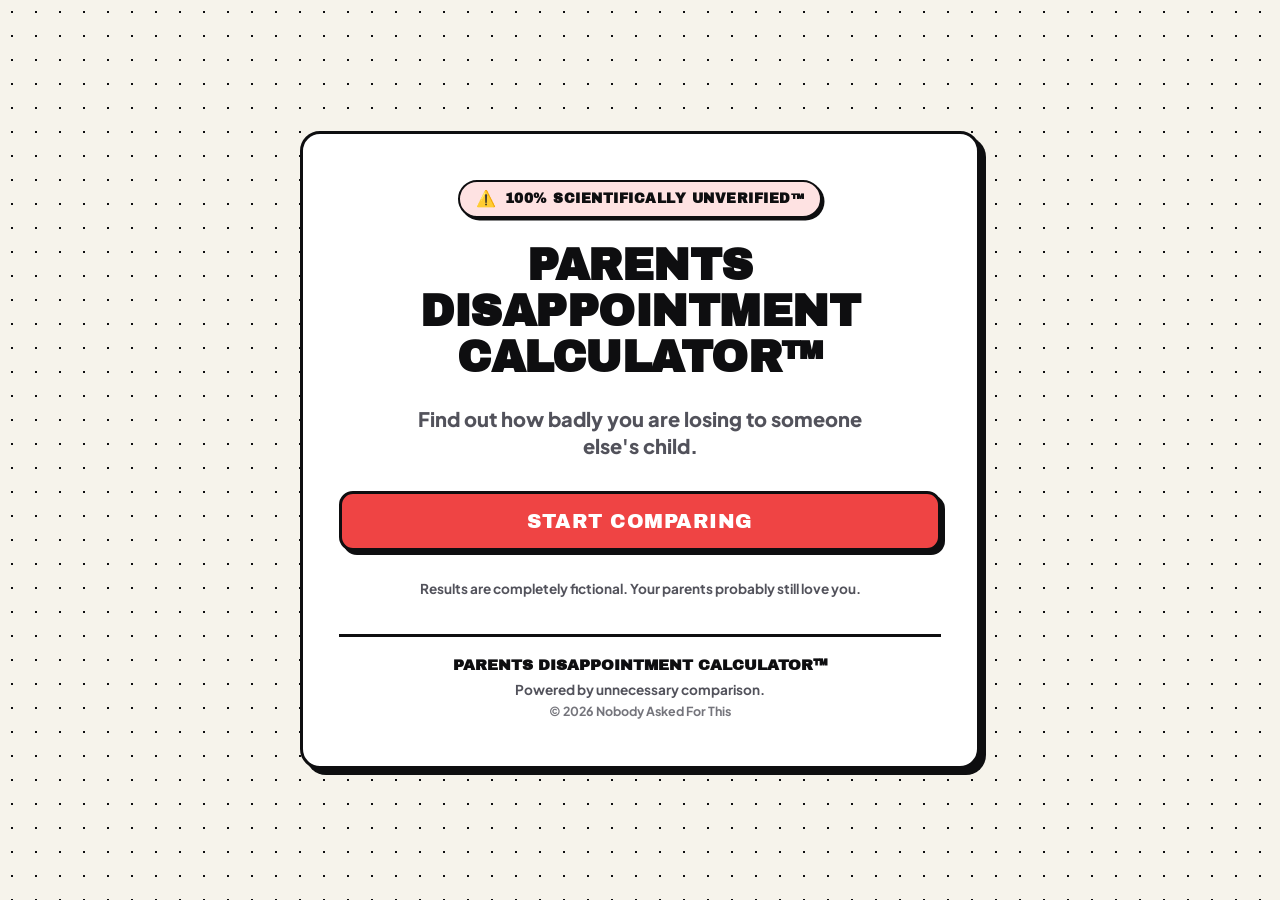
<file: index.html>
<!DOCTYPE html>
<html lang="en">
<head>
    <meta charset="UTF-8">
    <meta name="viewport" content="width=device-width, initial-scale=1.0, maximum-scale=5.0">
    <meta name="description" content="Parents Disappointment Calculator™ - Find out how badly you are losing to Sharma Ji's son.">
    <title>Parents Disappointment Calculator™</title>
    <!-- Chunky Brutalist Typography from Google Fonts with instant fallbacks -->
    <link rel="preconnect" href="https://fonts.googleapis.com">
    <link rel="preconnect" href="https://fonts.gstatic.com" crossorigin>
    <link href="https://fonts.googleapis.com/css2?family=Archivo+Black&family=Plus+Jakarta+Sans:wght@600;700;800;900&display=swap" rel="stylesheet">
    <link rel="stylesheet" href="style.css">
    <script src="script.js" defer></script>
</head>
<body>
    <!-- Toast Notification Container -->
    <div id="toast-container" class="toast-container" aria-live="polite" aria-atomic="true"></div>

    <!-- Easter Egg Modal -->
    <div id="easter-egg-modal" class="modal-backdrop hidden" role="dialog" aria-modal="true" aria-labelledby="easter-title">
        <div class="modal-card">
            <div class="badge">
                <span class="badge-icon">🏆</span>
                <span>SECRET UNLOCKED</span>
            </div>
            <h3 id="easter-title" class="easter-title">Achievement Unlocked!</h3>
            <p class="easter-text">You are officially your parents' favourite child.</p>
            <p class="easter-subtext">(Disclaimer: This certificate is not legally binding in family arguments.)</p>
            <button id="close-modal-btn" class="btn-primary modal-close-btn" type="button">
                THANKS MOM & DAD
            </button>
        </div>
    </div>

    <!-- Main Card Container -->
    <main class="card">
        
        <!-- ================= 1. LANDING PAGE VIEW ================= -->
        <section id="landing-view" class="view">
            <!-- Small badge at the top -->
            <div class="badge">
                <span class="badge-icon">⚠️</span>
                <span>100% Scientifically Unverified™</span>
            </div>

            <!-- Main heading (Clickable for Easter Egg) -->
            <h1 id="main-brand-title" class="heading clickable-brand" title="Click 5 times for a secret...">
                PARENTS DISAPPOINTMENT CALCULATOR™
            </h1>

            <!-- Subtitle -->
            <p class="subtitle">Find out how badly you are losing to someone else's child.</p>

            <!-- Large primary button -->
            <div class="button-wrapper">
                <button id="start-btn" class="btn-primary" type="button">
                    START COMPARING
                </button>
            </div>

            <!-- Small disclaimer near the bottom -->
            <p class="disclaimer">
                Results are completely fictional. Your parents probably still love you.
            </p>
        </section>

        <!-- ================= 2. QUESTION 1 VIEW ================= -->
        <section id="q1-view" class="view hidden">
            <!-- Progress indicator -->
            <div class="progress-badge">QUESTION 1 OF 8</div>

            <!-- Main question -->
            <h2 class="question-title">How old are you?</h2>

            <!-- Numeric Input Area -->
            <div class="input-group">
                <input 
                    type="number" 
                    id="age-input" 
                    class="text-input" 
                    placeholder="Enter your age" 
                    min="1" 
                    max="120"
                    inputmode="numeric"
                    aria-label="Your Age"
                />
                
                <!-- Friendly error message -->
                <p id="q1-error" class="error-msg hidden" role="alert">
                    Come on, even your parents know your age.
                </p>
            </div>

            <!-- Next button for Q1 -->
            <div class="button-wrapper">
                <button id="q1-next-btn" class="btn-primary" type="button">
                    NEXT
                </button>
            </div>
        </section>

        <!-- ================= 3. QUESTION 2 VIEW ================= -->
        <section id="q2-view" class="view hidden">
            <!-- Progress indicator -->
            <div class="progress-badge">QUESTION 2 OF 8</div>

            <!-- Main question -->
            <h2 class="question-title">How were your academic results?</h2>

            <!-- Selectable Option Cards -->
            <div class="options-container" id="academics-options" role="radiogroup" aria-label="Academic Results">
                <button type="button" class="option-card" data-value="🏆 I was the topper" role="radio" aria-checked="false">
                    <span class="option-icon">🏆</span>
                    <span class="option-label">I was the topper</span>
                </button>

                <button type="button" class="option-card" data-value="🙂 Pretty decent" role="radio" aria-checked="false">
                    <span class="option-icon">🙂</span>
                    <span class="option-label">Pretty decent</span>
                </button>

                <button type="button" class="option-card" data-value="😐 Just surviving" role="radio" aria-checked="false">
                    <span class="option-icon">😐</span>
                    <span class="option-label">Just surviving</span>
                </button>

                <button type="button" class="option-card" data-value="💀 We don't talk about it" role="radio" aria-checked="false">
                    <span class="option-icon">💀</span>
                    <span class="option-label">We don't talk about it</span>
                </button>
            </div>

            <!-- Error message for Q2 -->
            <p id="q2-error" class="error-msg hidden" role="alert">
                Interesting strategy. But you still need to choose one.
            </p>

            <!-- Next button for Q2 -->
            <div class="button-wrapper">
                <button id="q2-next-btn" class="btn-primary" type="button">
                    NEXT
                </button>
            </div>
        </section>

        <!-- ================= 4. QUESTION 3 VIEW ================= -->
        <section id="q3-view" class="view hidden">
            <!-- Progress indicator -->
            <div class="progress-badge">QUESTION 3 OF 8</div>

            <!-- Main question -->
            <h2 class="question-title">What's your current career situation?</h2>

            <!-- Selectable Option Cards -->
            <div class="options-container" id="career-options" role="radiogroup" aria-label="Career Situation">
                <button type="button" class="option-card" data-value="💼 I'm working" role="radio" aria-checked="false">
                    <span class="option-icon">💼</span>
                    <span class="option-label">I'm working</span>
                </button>

                <button type="button" class="option-card" data-value="🎓 I'm studying" role="radio" aria-checked="false">
                    <span class="option-icon">🎓</span>
                    <span class="option-label">I'm studying</span>
                </button>

                <button type="button" class="option-card" data-value="🔎 Looking for a job" role="radio" aria-checked="false">
                    <span class="option-icon">🔎</span>
                    <span class="option-label">Looking for a job</span>
                </button>

                <button type="button" class="option-card" data-value="🫠 It's complicated" role="radio" aria-checked="false">
                    <span class="option-icon">🫠</span>
                    <span class="option-label">It's complicated</span>
                </button>
            </div>

            <!-- Error message for Q3 -->
            <p id="q3-error" class="error-msg hidden" role="alert">
                Your parents would like a career plan. Please select one.
            </p>

            <!-- Next button for Q3 -->
            <div class="button-wrapper">
                <button id="q3-next-btn" class="btn-primary" type="button">
                    NEXT
                </button>
            </div>
        </section>

        <!-- ================= 5. QUESTION 4 VIEW ================= -->
        <section id="q4-view" class="view hidden">
            <!-- Progress indicator -->
            <div class="progress-badge">QUESTION 4 OF 8</div>

            <!-- Main question -->
            <h2 class="question-title">What's your monthly income? 💰</h2>
            <p class="question-microcopy">Don't worry. Your parents already know.</p>

            <!-- Selectable Option Cards -->
            <div class="options-container" id="income-options" role="radiogroup" aria-label="Monthly Income">
                <button type="button" class="option-card" data-value="🥲 ₹0 — Currently investing in myself" role="radio" aria-checked="false">
                    <span class="option-icon">🥲</span>
                    <span class="option-label">₹0 — Currently investing in myself</span>
                </button>

                <button type="button" class="option-card" data-value="🙂 ₹1–25K" role="radio" aria-checked="false">
                    <span class="option-icon">🙂</span>
                    <span class="option-label">₹1–25K</span>
                </button>

                <button type="button" class="option-card" data-value="😐 ₹25–50K" role="radio" aria-checked="false">
                    <span class="option-icon">😐</span>
                    <span class="option-label">₹25–50K</span>
                </button>

                <button type="button" class="option-card" data-value="😎 ₹50K–1L" role="radio" aria-checked="false">
                    <span class="option-icon">😎</span>
                    <span class="option-label">₹50K–1L</span>
                </button>

                <button type="button" class="option-card" data-value="🤑 ₹1L+" role="radio" aria-checked="false">
                    <span class="option-icon">🤑</span>
                    <span class="option-label">₹1L+</span>
                </button>
            </div>

            <!-- Error message for Q4 -->
            <p id="q4-error" class="error-msg hidden" role="alert">
                Your parents have already started calculating your cousin's salary.
            </p>

            <!-- Next button for Q4 -->
            <div class="button-wrapper">
                <button id="q4-next-btn" class="btn-primary" type="button">
                    NEXT
                </button>
            </div>
        </section>

        <!-- ================= 6. QUESTION 5 VIEW ================= -->
        <section id="q5-view" class="view hidden">
            <!-- Progress indicator -->
            <div class="progress-badge">QUESTION 5 OF 8</div>

            <!-- Main question -->
            <h2 class="question-title">How often do you exercise? 🏋️</h2>
            <p class="question-microcopy">Walking to the kitchen does not count.</p>

            <!-- Selectable Option Cards -->
            <div class="options-container" id="fitness-options" role="radiogroup" aria-label="Exercise Frequency">
                <button type="button" class="option-card" data-value="🏆 Every day" role="radio" aria-checked="false">
                    <span class="option-icon">🏆</span>
                    <span class="option-label">Every day</span>
                </button>

                <button type="button" class="option-card" data-value="💪 A few times a week" role="radio" aria-checked="false">
                    <span class="option-icon">💪</span>
                    <span class="option-label">A few times a week</span>
                </button>

                <button type="button" class="option-card" data-value="🚶 Occasionally" role="radio" aria-checked="false">
                    <span class="option-icon">🚶</span>
                    <span class="option-label">Occasionally</span>
                </button>

                <button type="button" class="option-card" data-value="🛋️ Does walking to the fridge count?" role="radio" aria-checked="false">
                    <span class="option-icon">🛋️</span>
                    <span class="option-label">Does walking to the fridge count?</span>
                </button>
            </div>

            <!-- Error message for Q5 -->
            <p id="q5-error" class="error-msg hidden" role="alert">
                Your parents have concerns about your step count.
            </p>

            <!-- Next button for Q5 -->
            <div class="button-wrapper">
                <button id="q5-next-btn" class="btn-primary" type="button">
                    NEXT
                </button>
            </div>
        </section>

        <!-- ================= 7. QUESTION 6 VIEW ================= -->
        <section id="q6-view" class="view hidden">
            <!-- Progress indicator -->
            <div class="progress-badge">QUESTION 6 OF 8</div>

            <!-- Main question -->
            <h2 class="question-title">How many useful skills do you have? 🧠</h2>
            <p class="question-microcopy">Watching tutorials at 2× speed is not a skill.</p>

            <!-- Selectable Option Cards -->
            <div class="options-container" id="skills-options" role="radiogroup" aria-label="Useful Skills">
                <button type="button" class="option-card" data-value="🥲 0–1" role="radio" aria-checked="false">
                    <span class="option-icon">🥲</span>
                    <span class="option-label">0–1</span>
                </button>

                <button type="button" class="option-card" data-value="🙂 2–3" role="radio" aria-checked="false">
                    <span class="option-icon">🙂</span>
                    <span class="option-label">2–3</span>
                </button>

                <button type="button" class="option-card" data-value="😎 4–5" role="radio" aria-checked="false">
                    <span class="option-icon">😎</span>
                    <span class="option-label">4–5</span>
                </button>

                <button type="button" class="option-card" data-value="🧑💻 Too many to count" role="radio" aria-checked="false">
                    <span class="option-icon">🧑💻</span>
                    <span class="option-label">Too many to count</span>
                </button>
            </div>

            <!-- Error message for Q6 -->
            <p id="q6-error" class="error-msg hidden" role="alert">
                Your parents have requested evidence of these skills.
            </p>

            <!-- Next button for Q6 -->
            <div class="button-wrapper">
                <button id="q6-next-btn" class="btn-primary" type="button">
                    NEXT
                </button>
            </div>
        </section>

        <!-- ================= 8. QUESTION 7 VIEW ================= -->
        <section id="q7-view" class="view hidden">
            <!-- Progress indicator -->
            <div class="progress-badge">QUESTION 7 OF 8</div>

            <!-- Main question -->
            <h2 class="question-title">How much do you help around the house? 🧹</h2>

            <!-- Selectable Option Cards -->
            <div class="options-container" id="household-options" role="radiogroup" aria-label="Household Help">
                <button type="button" class="option-card" data-value="👑 I basically run the house" role="radio" aria-checked="false">
                    <span class="option-icon">👑</span>
                    <span class="option-label">I basically run the house</span>
                </button>

                <button type="button" class="option-card" data-value="🙂 Sometimes" role="radio" aria-checked="false">
                    <span class="option-icon">🙂</span>
                    <span class="option-label">Sometimes</span>
                </button>

                <button type="button" class="option-card" data-value="😐 When asked" role="radio" aria-checked="false">
                    <span class="option-icon">😐</span>
                    <span class="option-label">When asked</span>
                </button>

                <button type="button" class="option-card" data-value="💀 I am the reason Mom is asking" role="radio" aria-checked="false">
                    <span class="option-icon">💀</span>
                    <span class="option-label">I am the reason Mom is asking</span>
                </button>
            </div>

            <!-- Error message for Q7 -->
            <p id="q7-error" class="error-msg hidden" role="alert">
                Mom has requested that you reconsider your contribution to society.
            </p>

            <!-- Next button for Q7 -->
            <div class="button-wrapper">
                <button id="q7-next-btn" class="btn-primary" type="button">
                    NEXT
                </button>
            </div>
        </section>

        <!-- ================= 9. QUESTION 8 VIEW ================= -->
        <section id="q8-view" class="view hidden">
            <!-- Progress indicator -->
            <div class="progress-badge">QUESTION 8 OF 8</div>

            <!-- Main question -->
            <h2 class="question-title">What's your relationship status? 💍</h2>
            <p class="question-microcopy">This question has caused more family meetings than taxes.</p>

            <!-- Selectable Option Cards -->
            <div class="options-container" id="relationship-options" role="radiogroup" aria-label="Relationship Status">
                <button type="button" class="option-card" data-value="💍 Married" role="radio" aria-checked="false">
                    <span class="option-icon">💍</span>
                    <span class="option-label">Married</span>
                </button>

                <button type="button" class="option-card" data-value="💒 Engaged" role="radio" aria-checked="false">
                    <span class="option-icon">💒</span>
                    <span class="option-label">Engaged</span>
                </button>

                <button type="button" class="option-card" data-value="❤️ Dating" role="radio" aria-checked="false">
                    <span class="option-icon">❤️</span>
                    <span class="option-label">Dating</span>
                </button>

                <button type="button" class="option-card" data-value="🧍 Single" role="radio" aria-checked="false">
                    <span class="option-icon">🧍</span>
                    <span class="option-label">Single</span>
                </button>

                <button type="button" class="option-card" data-value="😭 Why does everyone keep asking?" role="radio" aria-checked="false">
                    <span class="option-icon">😭</span>
                    <span class="option-label">Why does everyone keep asking?</span>
                </button>
            </div>

            <!-- Error message for Q8 -->
            <p id="q8-error" class="error-msg hidden" role="alert">
                Your relatives would like an answer.
            </p>

            <!-- Calculate Button -->
            <div class="button-wrapper">
                <button id="calculate-btn" class="btn-primary" type="button">
                    CALCULATE MY DISAPPOINTMENT
                </button>
            </div>
        </section>

        <!-- ================= 10. LOADING / SEARCHING VIEW ================= -->
        <section id="loading-view" class="view hidden" aria-live="polite">
            <div class="badge">
                <span class="badge-icon">🔍</span>
                <span>SCANNING NEIGHBORHOOD</span>
            </div>

            <h2 class="question-title">Finding someone to compare you with...</h2>
            
            <div class="spinner" aria-hidden="true"></div>
        </section>

        <!-- ================= 11. OTHER KID™ COMPARISON VIEW ================= -->
        <section id="other-kid-view" class="view hidden">
            <!-- Top badge -->
            <div class="badge">
                <span class="badge-icon">⭐</span>
                <span>OTHER KID™ DETECTED</span>
            </div>

            <!-- Fictional Character Name -->
            <h2 id="rival-name" class="heading rival-title">Sharma Ji's Son™</h2>

            <!-- Exaggerated Stats Grid -->
            <div class="stats-grid">
                <div class="stat-card">
                    <span class="stat-label">🎂 Age</span>
                    <span id="rival-age" class="stat-value">22</span>
                </div>
                <div class="stat-card">
                    <span class="stat-label">📚 Academics</span>
                    <span id="rival-academics" class="stat-value">98.4%</span>
                </div>
                <div class="stat-card">
                    <span class="stat-label">💰 Monthly Income</span>
                    <span id="rival-income" class="stat-value">₹2.5L</span>
                </div>
                <div class="stat-card">
                    <span class="stat-label">🏋️ Exercise</span>
                    <span id="rival-exercise" class="stat-value">6 days/week</span>
                </div>
                <div class="stat-card stat-card-wide">
                    <span class="stat-label">🧠 Useful Skills</span>
                    <span id="rival-skills" class="stat-value">17 certified skills</span>
                </div>
            </div>

            <!-- Humorous Commentary Box -->
            <div class="humor-quote">
                <p id="rival-quote">“He wakes up at 5 AM. Nobody knows why.”</p>
            </div>

            <!-- Compare Us Action Button -->
            <div class="button-wrapper">
                <button id="compare-btn" class="btn-primary" type="button">
                    COMPARE US
                </button>
            </div>
        </section>

        <!-- ================= 12. THE COMPARISON™ SCREEN ================= -->
        <section id="comparison-view" class="view hidden">
            <!-- Top badge -->
            <div class="badge">
                <span class="badge-icon">⚖️</span>
                <span>HEAD-TO-HEAD BATTLE</span>
            </div>

            <!-- Main Heading -->
            <h2 class="heading">THE COMPARISON™</h2>

            <!-- Comparison Cards List -->
            <div class="comparison-list">
                
                <!-- Category 1: Age -->
                <div class="comp-item">
                    <div class="comp-item-header">
                        <span class="comp-cat-title">🎂 AGE</span>
                        <span id="react-age" class="comp-reaction">⏳ Time is ticking.</span>
                    </div>
                    <div class="comp-cols">
                        <div class="comp-col comp-you">
                            <span class="comp-badge">YOU</span>
                            <span id="comp-you-age" class="comp-data">24</span>
                        </div>
                        <div class="comp-vs">VS</div>
                        <div class="comp-col comp-rival">
                            <span id="comp-rival-badge-age" class="comp-badge rival-badge">SHARMA JI'S SON™</span>
                            <span id="comp-rival-age" class="comp-data">22</span>
                        </div>
                    </div>
                </div>

                <!-- Category 2: Academic Performance -->
                <div class="comp-item">
                    <div class="comp-item-header">
                        <span class="comp-cat-title">📚 ACADEMIC PERFORMANCE</span>
                        <span id="react-academics" class="comp-reaction">😬 Not looking good.</span>
                    </div>
                    <div class="comp-cols">
                        <div class="comp-col comp-you">
                            <span class="comp-badge">YOU</span>
                            <span id="comp-you-academics" class="comp-data">🙂 Pretty decent</span>
                        </div>
                        <div class="comp-vs">VS</div>
                        <div class="comp-col comp-rival">
                            <span id="comp-rival-badge-academics" class="comp-badge rival-badge">SHARMA JI'S SON™</span>
                            <span id="comp-rival-academics" class="comp-data">98.5%</span>
                        </div>
                    </div>
                </div>

                <!-- Category 3: Monthly Income -->
                <div class="comp-item">
                    <div class="comp-item-header">
                        <span class="comp-cat-title">💰 MONTHLY INCOME</span>
                        <span id="react-income" class="comp-reaction">💸 Your parents felt that.</span>
                    </div>
                    <div class="comp-cols">
                        <div class="comp-col comp-you">
                            <span class="comp-badge">YOU</span>
                            <span id="comp-you-income" class="comp-data">😎 ₹50K–1L</span>
                        </div>
                        <div class="comp-vs">VS</div>
                        <div class="comp-col comp-rival">
                            <span id="comp-rival-badge-income" class="comp-badge rival-badge">SHARMA JI'S SON™</span>
                            <span id="comp-rival-income" class="comp-data">₹2.5L</span>
                        </div>
                    </div>
                </div>

                <!-- Category 4: Exercise -->
                <div class="comp-item">
                    <div class="comp-item-header">
                        <span class="comp-cat-title">🏋️ EXERCISE</span>
                        <span id="react-exercise" class="comp-reaction">🏋️ Your parents have noticed.</span>
                    </div>
                    <div class="comp-cols">
                        <div class="comp-col comp-you">
                            <span class="comp-badge">YOU</span>
                            <span id="comp-you-fitness" class="comp-data">🚶 Occasionally</span>
                        </div>
                        <div class="comp-vs">VS</div>
                        <div class="comp-col comp-rival">
                            <span id="comp-rival-badge-exercise" class="comp-badge rival-badge">SHARMA JI'S SON™</span>
                            <span id="comp-rival-exercise" class="comp-data">6 days/week</span>
                        </div>
                    </div>
                </div>

                <!-- Category 5: Number of Skills -->
                <div class="comp-item">
                    <div class="comp-item-header">
                        <span class="comp-cat-title">🧠 USEFUL SKILLS</span>
                        <span id="react-skills" class="comp-reaction">🧠 The resume gap is alarming.</span>
                    </div>
                    <div class="comp-cols">
                        <div class="comp-col comp-you">
                            <span class="comp-badge">YOU</span>
                            <span id="comp-you-skills" class="comp-data">🙂 2–3</span>
                        </div>
                        <div class="comp-vs">VS</div>
                        <div class="comp-col comp-rival">
                            <span id="comp-rival-badge-skills" class="comp-badge rival-badge">SHARMA JI'S SON™</span>
                            <span id="comp-rival-skills" class="comp-data">17 certified skills</span>
                        </div>
                    </div>
                </div>

            </div>

            <!-- Evidence Statement -->
            <p class="evidence-text">Your parents have reviewed the evidence.</p>

            <!-- Reveal Score Button -->
            <div class="button-wrapper">
                <button id="reveal-btn" class="btn-primary" type="button">
                    REVEAL MY SCORE
                </button>
            </div>
        </section>

        <!-- ================= 13. OFFICIAL PARENTAL REPORT™ (FINAL RESULTS) ================= -->
        <section id="results-view" class="view hidden">
            <!-- Top badge -->
            <div class="badge">
                <span class="badge-icon">📜</span>
                <span>OFFICIAL PARENTAL REPORT™</span>
            </div>

            <!-- Big Score & Category Card -->
            <div class="score-display-card">
                <div class="score-number-wrapper">
                    <span id="final-score-number" class="score-big-number">0%</span>
                    <span class="score-subtext">DISAPPOINTMENT LEVEL</span>
                </div>

                <div id="final-score-category" class="category-pill">
                    PARENTS ARE CONCERNED
                </div>
            </div>

            <!-- Disappointment Meter / Progress Bar -->
            <div class="meter-box">
                <div class="meter-labels">
                    <span>😇 PROUD (0%)</span>
                    <span>💀 DAMAGE (100%)</span>
                </div>
                <div class="meter-track" role="progressbar" aria-valuenow="0" aria-valuemin="0" aria-valuemax="100">
                    <div id="meter-fill" class="meter-fill"></div>
                </div>
            </div>

            <!-- Humorous Verdict / Explanation -->
            <div class="verdict-card">
                <p id="final-explanation" class="verdict-text">
                    “Calculating verdict...”
                </p>
            </div>

            <!-- WHY YOUR PARENTS ARE CONCERNED Breakdown Section -->
            <div class="breakdown-card">
                <h3 class="breakdown-heading">⚠️ WHY YOUR PARENTS ARE CONCERNED</h3>
                <div id="factors-list" class="factors-container">
                    <!-- Populated dynamically via JS -->
                </div>
            </div>

            <!-- Humorous Parent Reaction Banner -->
            <div class="parent-reaction-banner">
                <span class="reaction-tag">📢 PARENTAL CONSENSUS:</span>
                <p id="parent-reaction-text" class="reaction-quote">
                    “Please prepare for a family discussion.”
                </p>
            </div>

            <!-- Share Feedback Alert -->
            <p id="share-feedback" class="confirm-msg hidden" role="status"></p>

            <!-- Action Buttons: Share & Try Again -->
            <div class="results-actions">
                <button id="share-btn" class="btn-primary" type="button">
                    SHARE MY DISAPPOINTMENT
                </button>
                <button id="try-again-btn" class="btn-secondary" type="button">
                    🔄 TRY AGAIN
                </button>
            </div>
        </section>

        <!-- ================= FOOTER ================= -->
        <footer class="site-footer">
            <p class="footer-title">Parents Disappointment Calculator™</p>
            <p class="footer-tagline">Powered by unnecessary comparison.</p>
            <p class="footer-copy">© 2026 Nobody Asked For This</p>
        </footer>

    </main>
</body>
</html>
</file>
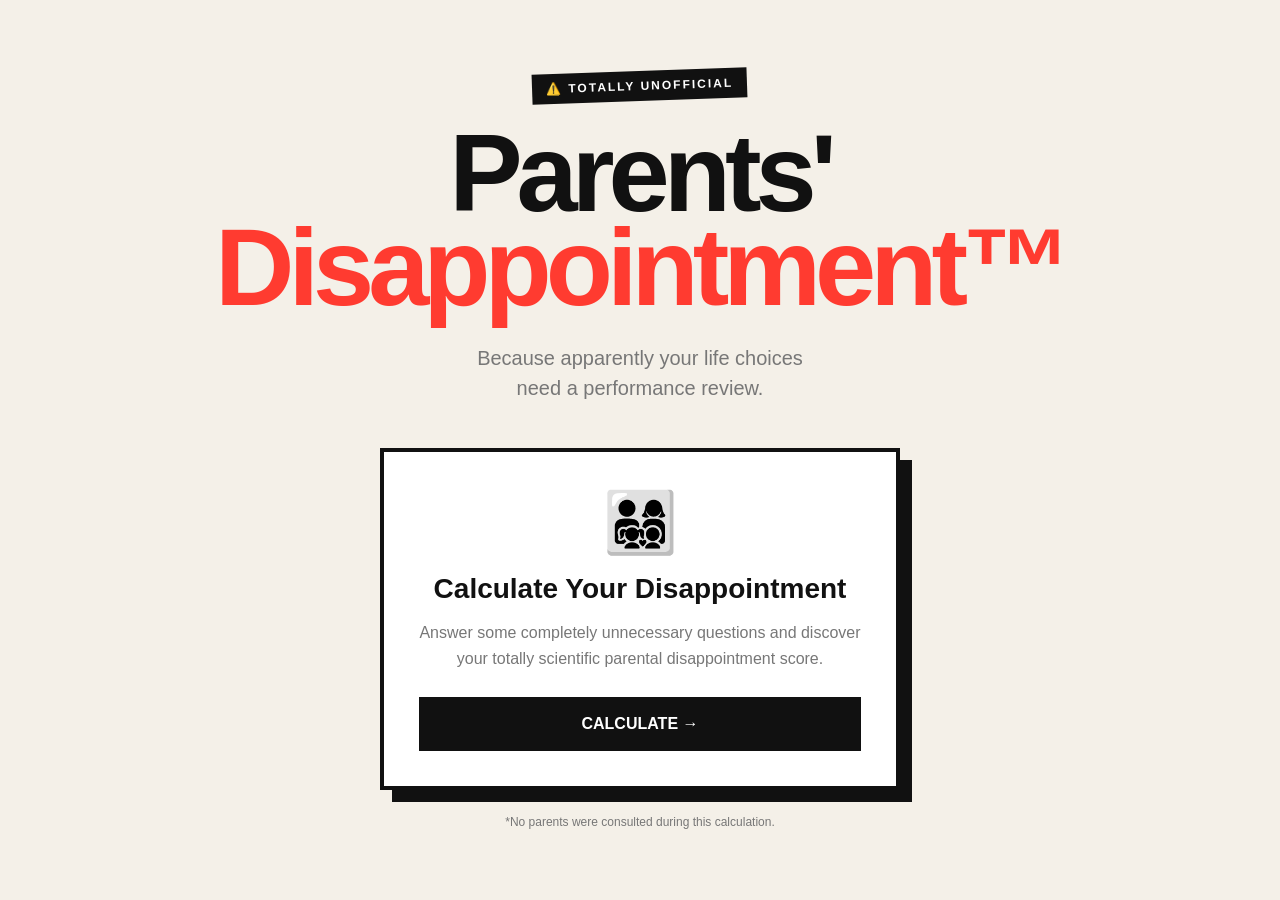
<file: parents_disappointmen/index.html>
<!DOCTYPE html>
<html lang="en">

<head>
    <meta charset="UTF-8">
    <meta name="viewport" content="width=device-width, initial-scale=1.0">

    <title>Parents' Disappointment Calculator™</title>

    <link rel="stylesheet" href="style.css">
</head>

<body>

<main class="container">

    <!-- =========================
         LANDING PAGE
    ========================== -->

    <section id="landing" class="screen active">

        <div class="badge">
            ⚠️ TOTALLY UNOFFICIAL
        </div>

        <h1>
            Parents'<br>
            <span>Disappointment™</span>
        </h1>

        <p class="subtitle">
            Because apparently your life choices<br>
            need a performance review.
        </p>

        <div class="calculator-card">

            <div class="card-icon">
                👨‍👩‍👧‍👦
            </div>

            <h2>
                Calculate Your Disappointment
            </h2>

            <p>
                Answer some completely unnecessary questions
                and discover your totally scientific
                parental disappointment score.
            </p>

            <button id="startBtn" class="primary-btn">
                CALCULATE →
            </button>

        </div>

        <p class="disclaimer">
            *No parents were consulted during this calculation.
        </p>

    </section>


    <!-- =========================
         QUIZ PAGE
    ========================== -->

    <section id="quiz" class="screen">

        <div class="quiz-header">

            <span id="questionNumber">
                01
            </span>

            <span id="progressText">
                Question 1 of 10
            </span>

        </div>

        <div class="progress-bar">

            <div id="progress"></div>

        </div>

        <div class="question-card">

            <p id="questionCategory" class="question-category">
                EDUCATION DEPARTMENT
            </p>

            <h2 id="question">
                Loading question...
            </h2>

            <div id="answers" class="answers"></div>

        </div>

    </section>


    <!-- =========================
         CALCULATING PAGE
    ========================== -->

    <section id="calculating" class="screen">

        <div class="loading-icon">
            📊
        </div>

        <h2>
            Calculating...
        </h2>

        <div class="terminal">

            <p id="calculationText">
                Opening Parent Evaluation System...
            </p>

        </div>

        <div class="fake-progress">

            <div id="fakeProgress"></div>

        </div>

    </section>


    <!-- =========================
         RESULT PAGE
    ========================== -->

    <section id="result" class="screen">

        <div class="result-card">

            <p class="result-label">
                YOUR PARENTAL DISAPPOINTMENT
            </p>

            <div id="percentage" class="amount">
                0%
            </div>

            <h2 id="status">
                STATUS
            </h2>

            <p id="resultSubtitle" class="result-subtitle">
                Please remain calm.
            </p>


            <!-- CATEGORY SCORES -->

            <div class="section-title">
                PARENTAL PERFORMANCE REPORT
            </div>

            <div id="categoryScores" class="category-scores"></div>


            <!-- SHARMA JI -->

            <div class="comparison">

                <h3>
                    🏆 SHARMA JI'S SON COMPARISON
                </h3>

                <div class="comparison-row">

                    <span>
                        YOU
                    </span>

                    <div class="comparison-bar">
                        <div id="yourBar"></div>
                    </div>

                    <strong id="yourScore">
                        0%
                    </strong>

                </div>


                <div class="comparison-row">

                    <span>
                        SHARMA JI
                    </span>

                    <div class="comparison-bar">
                        <div id="sharmaBar"></div>
                    </div>

                    <strong id="sharmaScore">
                        100%
                    </strong>

                </div>

            </div>


            <!-- PARENT REACTION -->

            <div class="quote">

                <span>
                    ESTIMATED PARENTAL RESPONSE
                </span>

                <strong id="parentQuote">
                    "Hmm..."
                </strong>

            </div>


            <!-- ACHIEVEMENTS -->

            <div class="section-title">
                ACHIEVEMENTS UNLOCKED
            </div>

            <div id="achievements" class="achievements"></div>


            <!-- COMPLAINT -->

            <button id="complaintBtn" class="secondary-btn">
                📄 GENERATE PARENTAL COMPLAINT
            </button>

            <div id="complaint" class="complaint"></div>


            <!-- EXCUSE -->

            <button id="excuseBtn" class="secondary-btn">
                🧑‍💻 GENERATE EXCUSE
            </button>

            <div id="excuse" class="excuse"></div>


            <button id="againBtn" class="primary-btn">
                CALCULATE AGAIN →
            </button>

        </div>

    </section>


    <!-- =========================
         FINAL REVEAL
    ========================== -->

    <section id="final" class="screen">

        <div class="final-content">

            <div class="warning">
                🚨
            </div>

            <p class="small-title">
                IMPORTANT NOTICE
            </p>

            <h1>
                You're not actually<br>
                <span>a disappointment.</span>
            </h1>

            <div class="final-message">

                <h2>
                    100%
                </h2>

                <p>
                    Your parents just have very
                    ambitious expectations.
                </p>

            </div>

            <p class="legal">
                Your grades, salary, career, appearance,
                or achievements don't determine your worth.
            </p>

            <button
                id="restartBtn"
                class="secondary-btn">

                CALCULATE AGAIN

            </button>

        </div>

    </section>

</main>

<script src="script.js"></script>

</body>
</html>
</file>
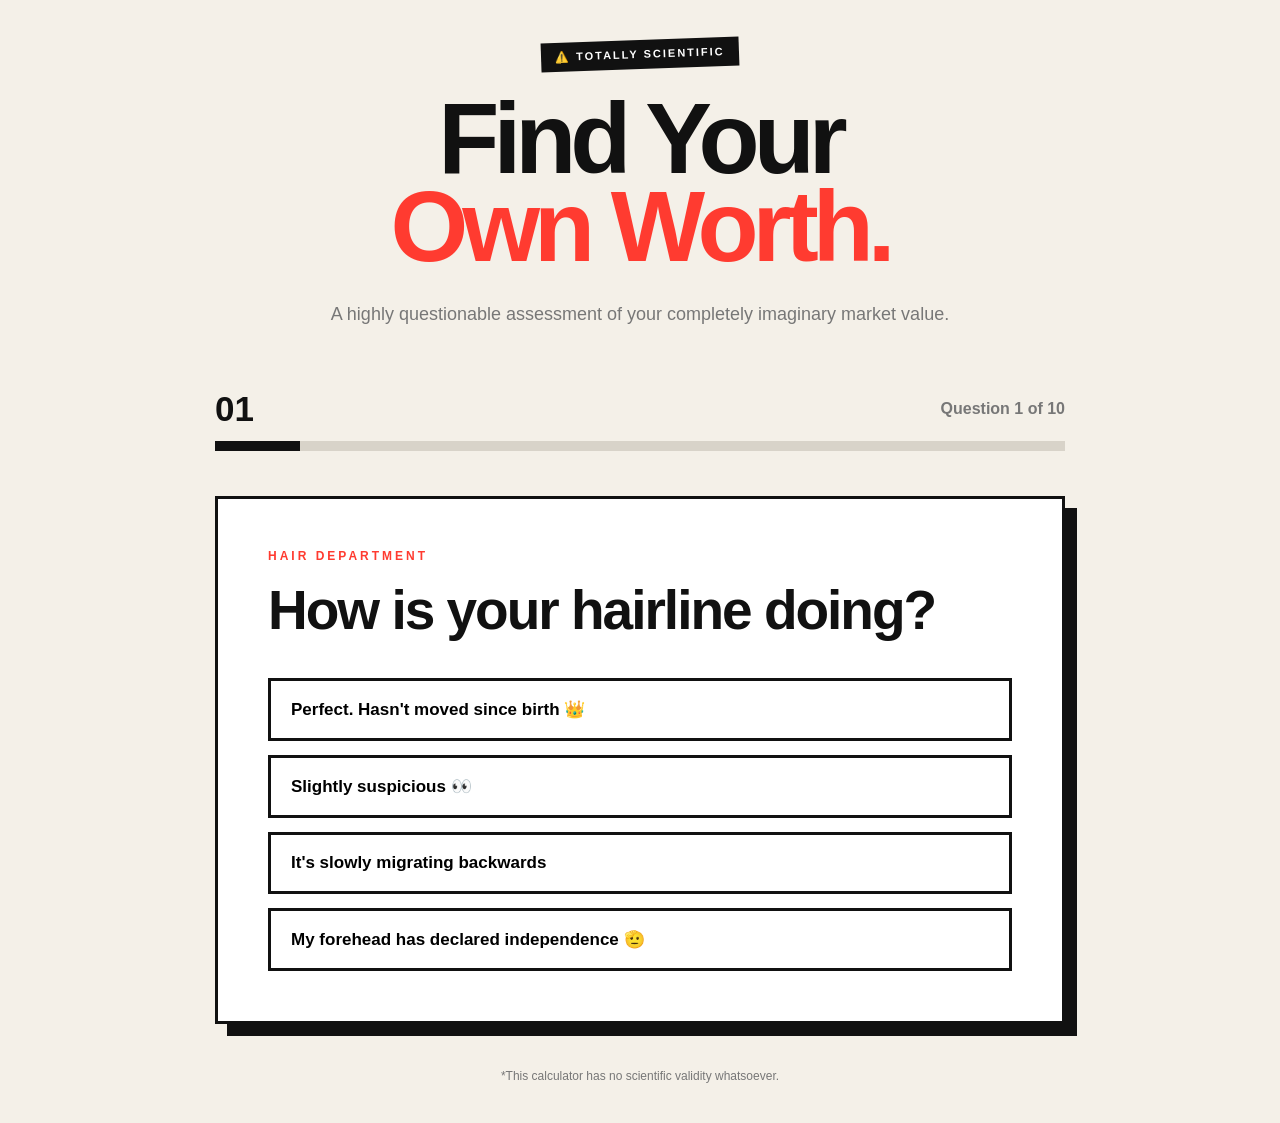
<file: worth/index.html>
<!DOCTYPE html>
<html lang="en">
<head>
    <meta charset="UTF-8">
    <meta name="viewport" content="width=device-width, initial-scale=1.0">

    <title>Find Your Own Worth™</title>

    <link rel="stylesheet" href="style.css">
</head>

<body>

    <main class="page">

        <!-- HEADER -->
        <header class="header">

            <div class="badge">
                ⚠️ TOTALLY SCIENTIFIC
            </div>

            <h1>
                Find Your
                <span>Own Worth.</span>
            </h1>

            <p>
                A highly questionable assessment of your
                completely imaginary market value.
            </p>

        </header>


        <!-- QUIZ -->
        <section id="quiz" class="quiz">

            <div class="progress-info">

                <span id="questionNumber">
                    01
                </span>

                <span id="progressText">
                    Question 1 of 10
                </span>

            </div>


            <div class="progress-container">

                <div id="progress"></div>

            </div>


            <div class="question-card">

                <div id="category" class="category">
                    HAIR DEPARTMENT
                </div>

                <h2 id="question">
                    How is your hairline doing?
                </h2>

                <div id="answers" class="answers">
                    <!-- JavaScript inserts answers -->
                </div>

            </div>

        </section>


        <!-- RESULT -->
        <section id="result" class="result hidden">

            <div class="result-card">

                <div class="result-small">
                    YOUR TOTALLY SCIENTIFIC WORTH
                </div>

                <div id="amount" class="amount">
                    ₹0
                </div>

                <p class="result-description">
                    Congratulations.
                    We have successfully converted
                    your personality into rupees.
                </p>


                <div id="details" class="details">
                    <!-- Generated by JS -->
                </div>


                <div class="actual-worth">

                    <span>
                        ACTUAL HUMAN WORTH
                    </span>

                    <strong>
                        PRICELESS ❤️
                    </strong>

                </div>


                <button
                    id="restartBtn"
                    class="button"
                >
                    DO IT AGAIN ↻
                </button>

            </div>

        </section>


        <!-- FOOTER -->

        <footer>
            <p>
                *This calculator has no scientific validity whatsoever.
            </p>
        </footer>

    </main>


    <script src="script.js"></script>

</body>
</html>
</file>
<file: style.css>
/* ==========================================================================
   PARENTS DISAPPOINTMENT CALCULATOR™
   AESTHETIC: BOLD CHUNKY TYPOGRAPHY / MODERN NEO-BRUTALISM
   High-contrast, oversized headlines, thick borders, hard offset shadows.
   ========================================================================== */

/* --- 1. DESIGN TOKENS & ROOT VARIABLES --- */
:root {
    /* Color Palette: High Contrast Warm Cream, Pitch Black, Vivid Red */
    --bg-canvas: #f6f3eb;           /* Warm cream / off-white background */
    --bg-canvas-subtle: #eee9dc;    /* Slightly deeper cream for contrast */
    --bg-card: #ffffff;             /* Crisp white card surface */
    --bg-card-alt: #fcfbf8;         /* Sub-card background */
    --text-main: #0e0e10;           /* Pitch near-black primary text */
    --text-muted: #52525b;          /* Secondary supporting microcopy */
    --border-black: #0e0e10;        /* Bold near-black border */
    
    /* Vibrant Red Accent */
    --accent-red: #ef4444;          /* Vivid alert red */
    --accent-red-hover: #dc2626;    /* Deep hover red */
    --accent-red-light: #fee2e2;    /* Soft red tint for selected / badges */
    --accent-yellow: #fef08a;       /* Playful warning yellow */
    --accent-green: #bbf7d0;        /* Playful positive green */
    
    /* Typography Tokens */
    --font-display: 'Archivo Black', Impact, 'Arial Black', sans-serif;
    --font-body: 'Plus Jakarta Sans', system-ui, -apple-system, BlinkMacSystemFont, 'Segoe UI', Roboto, sans-serif;
    
    /* Brutalist Strokes & Shadows */
    --border-thick: 3px solid var(--border-black);
    --border-medium: 2.5px solid var(--border-black);
    --border-thin: 2px solid var(--border-black);
    
    --shadow-hard-lg: 6px 6px 0px var(--border-black);
    --shadow-hard-md: 4px 4px 0px var(--border-black);
    --shadow-hard-sm: 2.5px 2.5px 0px var(--border-black);
    --shadow-hard-red: 4px 4px 0px var(--accent-red);
    
    --radius-card: 20px;
    --radius-btn: 14px;
    --radius-badge: 999px;
    --radius-input: 12px;

    /* Interactive Feedback */
    --transition-fast: 0.12s ease;
    --transition-bounce: 0.18s cubic-bezier(0.34, 1.56, 0.64, 1);
}

/* --- 2. GLOBAL RESET & BASE SETUP --- */
*, *::before, *::after {
    margin: 0;
    padding: 0;
    box-sizing: border-box;
    -webkit-tap-highlight-color: transparent;
}

html {
    overflow-x: hidden;
    scroll-behavior: smooth;
    font-size: 16px;
    background-color: var(--bg-canvas);
}

body {
    min-height: 100vh;
    min-height: 100dvh;
    background-color: var(--bg-canvas);
    color: var(--text-main);
    font-family: var(--font-body);
    font-weight: 700;
    display: flex;
    justify-content: center;
    align-items: center;
    padding: clamp(16px, 4vw, 36px) clamp(12px, 3vw, 24px);
    overflow-x: hidden;
    line-height: 1.4;
    
    /* Subtle dot matrix pattern for modern brutalist aesthetic */
    background-image: radial-gradient(var(--border-black) 1px, transparent 1px);
    background-size: 24px 24px;
    background-position: 0 0;
}

/* --- 3. MAIN CARD CONTAINER --- */
.card {
    background-color: var(--bg-card);
    border: var(--border-thick);
    border-radius: var(--radius-card);
    max-width: 680px;
    width: 100%;
    padding: clamp(28px, 5.5vw, 46px) clamp(18px, 4.5vw, 36px);
    text-align: center;
    box-shadow: var(--shadow-hard-lg);
    position: relative;
    overflow: hidden;
}

/* --- 4. VIEW SECTIONS & TRANSITIONS --- */
.view {
    display: flex;
    flex-direction: column;
    align-items: center;
    gap: clamp(16px, 3.2vw, 24px);
    width: 100%;
}

.hidden {
    display: none !important;
}

/* Punchy, snappy fade-and-pop transition */
.fade-in {
    animation: punchyPop 0.22s cubic-bezier(0.16, 1, 0.3, 1) forwards;
}

@keyframes punchyPop {
    0% {
        opacity: 0;
        transform: scale(0.97) translateY(8px);
    }
    100% {
        opacity: 1;
        transform: scale(1) translateY(0);
    }
}

/* --- 5. CHUNKY TYPOGRAPHY HIERARCHY --- */

/* Major Branding / Giant Headings */
.heading {
    font-family: var(--font-display);
    font-size: clamp(1.85rem, 5.5vw, 2.75rem);
    line-height: 1.05;
    text-transform: uppercase;
    color: var(--text-main);
    letter-spacing: -0.5px;
    word-break: break-word;
    text-wrap: balance;
}

.clickable-brand {
    cursor: pointer;
    user-select: none;
    transition: transform var(--transition-fast);
}

.clickable-brand:hover {
    transform: scale(1.02);
    color: var(--accent-red);
}

.clickable-brand:active {
    transform: scale(0.98);
}

/* Question Headings */
.question-title {
    font-family: var(--font-display);
    font-size: clamp(1.4rem, 4.2vw, 2rem);
    line-height: 1.15;
    color: var(--text-main);
    text-transform: uppercase;
    letter-spacing: -0.3px;
    word-break: break-word;
    text-wrap: balance;
}

/* Subtitle & Microcopy */
.subtitle {
    font-size: clamp(1rem, 2.8vw, 1.25rem);
    font-weight: 800;
    color: var(--text-muted);
    line-height: 1.35;
    max-width: 480px;
}

.question-microcopy {
    font-size: clamp(0.9rem, 2.2vw, 1.05rem);
    font-weight: 700;
    color: var(--text-muted);
    margin-top: -8px;
}

.disclaimer {
    font-size: 0.85rem;
    font-weight: 700;
    color: var(--text-muted);
    margin-top: 4px;
}

/* --- 6. CHUNKY BADGES & PROGRESS PILLS --- */

.badge {
    display: inline-flex;
    align-items: center;
    gap: 8px;
    background-color: var(--accent-red-light);
    color: var(--border-black);
    border: var(--border-thin);
    border-radius: var(--radius-badge);
    padding: 6px 16px;
    font-family: var(--font-display);
    font-size: 0.85rem;
    letter-spacing: 0.5px;
    text-transform: uppercase;
    box-shadow: var(--shadow-hard-sm);
}

.badge-icon {
    font-size: 1rem;
    display: inline-flex;
    align-items: center;
}

.progress-badge {
    background-color: var(--accent-yellow);
    color: var(--border-black);
    border: var(--border-thin);
    border-radius: var(--radius-badge);
    padding: 6px 18px;
    font-family: var(--font-display);
    font-size: clamp(0.85rem, 2.5vw, 1rem);
    letter-spacing: 0.8px;
    text-transform: uppercase;
    box-shadow: var(--shadow-hard-sm);
}

/* --- 7. CHUNKY OVERSIZED BUTTONS --- */

.button-wrapper {
    width: 100%;
    margin-top: 8px;
}

.btn-primary {
    width: 100%;
    min-height: 56px;
    padding: 16px 28px;
    background-color: var(--accent-red);
    color: #ffffff;
    border: var(--border-thick);
    border-radius: var(--radius-btn);
    font-family: var(--font-display);
    font-size: clamp(1.05rem, 3.2vw, 1.25rem);
    letter-spacing: 0.5px;
    text-transform: uppercase;
    cursor: pointer;
    box-shadow: var(--shadow-hard-md);
    transition: transform var(--transition-fast), box-shadow var(--transition-fast), background-color var(--transition-fast);
    display: inline-flex;
    justify-content: center;
    align-items: center;
    text-decoration: none;
    user-select: none;
}

.btn-primary:hover {
    background-color: var(--accent-red-hover);
    transform: translate(-2px, -2px);
    box-shadow: var(--shadow-hard-lg);
}

.btn-primary:active {
    transform: translate(2px, 2px);
    box-shadow: var(--shadow-hard-sm);
}

.btn-primary:focus-visible {
    outline: 4px solid var(--border-black);
    outline-offset: 3px;
}

.btn-secondary {
    width: 100%;
    min-height: 54px;
    padding: 14px 24px;
    background-color: var(--bg-card);
    color: var(--text-main);
    border: var(--border-thick);
    border-radius: var(--radius-btn);
    font-family: var(--font-display);
    font-size: clamp(1rem, 3vw, 1.15rem);
    letter-spacing: 0.5px;
    text-transform: uppercase;
    cursor: pointer;
    box-shadow: var(--shadow-hard-md);
    transition: transform var(--transition-fast), box-shadow var(--transition-fast), background-color var(--transition-fast);
    display: inline-flex;
    justify-content: center;
    align-items: center;
    user-select: none;
}

.btn-secondary:hover {
    background-color: var(--bg-canvas);
    transform: translate(-2px, -2px);
    box-shadow: var(--shadow-hard-lg);
}

.btn-secondary:active {
    transform: translate(2px, 2px);
    box-shadow: var(--shadow-hard-sm);
}

.btn-secondary:focus-visible {
    outline: 4px solid var(--accent-red);
    outline-offset: 3px;
}

/* --- 8. INPUT CONTROLS (AGE INPUT) --- */

.input-group {
    width: 100%;
    display: flex;
    flex-direction: column;
    align-items: center;
    gap: 10px;
}

.text-input {
    width: 100%;
    max-width: 380px;
    height: 64px;
    background-color: var(--bg-card);
    border: var(--border-thick);
    border-radius: var(--radius-input);
    color: var(--text-main);
    font-family: var(--font-display);
    font-size: clamp(1.4rem, 4vw, 1.75rem);
    text-align: center;
    padding: 0 18px;
    box-shadow: var(--shadow-hard-md);
    transition: transform var(--transition-fast), box-shadow var(--transition-fast), border-color var(--transition-fast);
}

.text-input:focus {
    outline: none;
    border-color: var(--accent-red);
    box-shadow: var(--shadow-hard-red);
    transform: translate(-2px, -2px);
}

.text-input::placeholder {
    color: #a1a1aa;
    font-family: var(--font-body);
    font-weight: 700;
    font-size: 1.1rem;
}

.text-input.input-error {
    border-color: var(--accent-red);
    background-color: var(--accent-red-light);
    animation: shake 0.3s ease-in-out;
}

@keyframes shake {
    0%, 100% { transform: translateX(0); }
    20%, 60% { transform: translateX(-6px); }
    40%, 80% { transform: translateX(6px); }
}

/* --- 9. CHUNKY QUESTIONNAIRE OPTION CARDS --- */

.options-container {
    display: flex;
    flex-direction: column;
    gap: 12px;
    width: 100%;
}

.option-card {
    background-color: var(--bg-card);
    border: var(--border-thick);
    border-radius: var(--radius-input);
    padding: clamp(14px, 3.2vw, 18px) clamp(16px, 4vw, 22px);
    cursor: pointer;
    display: flex;
    align-items: center;
    gap: 14px;
    text-align: left;
    box-shadow: var(--shadow-hard-sm);
    transition: transform var(--transition-fast), box-shadow var(--transition-fast), background-color var(--transition-fast), border-color var(--transition-fast);
    width: 100%;
    color: var(--text-main);
    font-family: var(--font-body);
    font-weight: 800;
    font-size: clamp(0.98rem, 2.6vw, 1.12rem);
    user-select: none;
}

.option-card:hover {
    background-color: var(--bg-canvas-subtle);
    transform: translate(-2px, -2px);
    box-shadow: var(--shadow-hard-md);
}

.option-card:active {
    transform: translate(2px, 2px);
    box-shadow: 1px 1px 0px var(--border-black);
}

.option-card:focus-visible {
    outline: 3px solid var(--accent-red);
    outline-offset: 3px;
}

/* Selected State */
.option-card.selected {
    background-color: var(--accent-red-light);
    border-color: var(--border-black);
    box-shadow: var(--shadow-hard-md);
    transform: translate(-2px, -2px);
}

.option-icon {
    font-size: clamp(1.3rem, 3.5vw, 1.6rem);
    flex-shrink: 0;
    display: inline-flex;
    align-items: center;
    justify-content: center;
}

.option-label {
    flex: 1;
    line-height: 1.25;
    word-break: break-word;
}

/* --- 10. ERROR & CONFIRMATION MESSAGES --- */

.error-msg {
    color: #991b1b;
    background-color: var(--accent-red-light);
    border: var(--border-thin);
    border-radius: 8px;
    padding: 8px 14px;
    font-size: 0.92rem;
    font-weight: 800;
    width: 100%;
    text-align: center;
    box-shadow: var(--shadow-hard-sm);
    animation: punchyPop 0.18s ease-out;
}

.confirm-msg {
    color: #166534;
    background-color: var(--accent-green);
    border: var(--border-thin);
    border-radius: 8px;
    padding: 8px 14px;
    font-size: 0.95rem;
    font-weight: 800;
    width: 100%;
    text-align: center;
    box-shadow: var(--shadow-hard-sm);
    animation: punchyPop 0.18s ease-out;
}

/* --- 11. LOADING & SEARCHING SPINNER --- */

.spinner {
    width: 58px;
    height: 58px;
    border: 5px solid var(--bg-canvas-subtle);
    border-top: 5px solid var(--accent-red);
    border-right: 5px solid var(--border-black);
    border-radius: 50%;
    animation: spin 0.7s linear infinite;
    margin: 18px 0;
}

@keyframes spin {
    to { transform: rotate(360deg); }
}

/* --- 12. OTHER KID™ RIVAL CARD VIEW --- */

.rival-title {
    color: var(--accent-red);
}

.stats-grid {
    display: grid;
    grid-template-columns: repeat(2, 1fr);
    gap: 12px;
    width: 100%;
}

.stat-card {
    background-color: var(--bg-card);
    border: var(--border-thick);
    border-radius: var(--radius-input);
    padding: 14px 16px;
    text-align: left;
    display: flex;
    flex-direction: column;
    gap: 6px;
    box-shadow: var(--shadow-hard-sm);
}

.stat-card-wide {
    grid-column: 1 / -1;
}

.stat-label {
    font-size: 0.85rem;
    font-weight: 800;
    color: var(--text-muted);
    text-transform: uppercase;
    letter-spacing: 0.4px;
}

.stat-value {
    font-family: var(--font-display);
    font-size: clamp(1.1rem, 3.2vw, 1.35rem);
    color: var(--text-main);
    line-height: 1.2;
    word-break: break-word;
}

.humor-quote {
    background-color: var(--accent-yellow);
    border: var(--border-thick);
    border-radius: var(--radius-input);
    padding: 14px 18px;
    width: 100%;
    box-shadow: var(--shadow-hard-sm);
}

.humor-quote p {
    font-weight: 800;
    font-size: clamp(0.95rem, 2.5vw, 1.08rem);
    color: var(--text-main);
    line-height: 1.35;
}

/* --- 13. THE COMPARISON™ SCREEN (BOLD INFORMATION BLOCKS) --- */

.comparison-list {
    display: flex;
    flex-direction: column;
    gap: 14px;
    width: 100%;
}

.comp-item {
    background-color: var(--bg-card);
    border: var(--border-thick);
    border-radius: var(--radius-input);
    padding: 14px 16px;
    display: flex;
    flex-direction: column;
    gap: 10px;
    box-shadow: var(--shadow-hard-sm);
    text-align: left;
}

.comp-item-header {
    display: flex;
    justify-content: space-between;
    align-items: center;
    flex-wrap: wrap;
    gap: 6px;
    border-bottom: 2px dashed var(--bg-canvas-subtle);
    padding-bottom: 8px;
}

.comp-cat-title {
    font-family: var(--font-display);
    font-size: 0.95rem;
    text-transform: uppercase;
    color: var(--text-main);
}

.comp-reaction {
    font-size: 0.82rem;
    font-weight: 800;
    color: var(--accent-red);
    background-color: var(--accent-red-light);
    border: 1.5px solid var(--border-black);
    padding: 3px 8px;
    border-radius: 6px;
}

.comp-cols {
    display: grid;
    grid-template-columns: 1fr auto 1fr;
    align-items: center;
    gap: 10px;
}

.comp-col {
    background-color: var(--bg-canvas);
    border: var(--border-thin);
    border-radius: 8px;
    padding: 10px 12px;
    display: flex;
    flex-direction: column;
    gap: 4px;
}

.comp-col.comp-rival {
    background-color: var(--accent-red-light);
}

.comp-badge {
    font-family: var(--font-display);
    font-size: 0.75rem;
    text-transform: uppercase;
    letter-spacing: 0.5px;
    color: var(--text-muted);
}

.rival-badge {
    color: var(--accent-red);
}

.comp-data {
    font-weight: 900;
    font-size: clamp(0.92rem, 2.4vw, 1.05rem);
    color: var(--text-main);
    line-height: 1.25;
    word-break: break-word;
}

.comp-vs {
    font-family: var(--font-display);
    font-size: 0.85rem;
    color: var(--border-black);
    background-color: var(--accent-yellow);
    border: var(--border-thin);
    border-radius: 50%;
    width: 32px;
    height: 32px;
    display: flex;
    align-items: center;
    justify-content: center;
    box-shadow: 2px 2px 0px var(--border-black);
}

.evidence-text {
    font-size: 0.92rem;
    font-weight: 800;
    color: var(--text-muted);
}

/* --- 14. OFFICIAL PARENTAL REPORT™ (FINAL RESULTS SCREEN) --- */

.score-display-card {
    background-color: var(--bg-card);
    border: var(--border-thick);
    border-radius: var(--radius-card);
    padding: clamp(20px, 4vw, 32px) clamp(16px, 3vw, 24px);
    width: 100%;
    display: flex;
    flex-direction: column;
    align-items: center;
    gap: 14px;
    box-shadow: var(--shadow-hard-lg);
}

.score-number-wrapper {
    display: flex;
    flex-direction: column;
    align-items: center;
    line-height: 0.9;
}

/* ABSURDLY MASSIVE FINAL SCORE */
.score-big-number {
    font-family: var(--font-display);
    font-size: clamp(5rem, 16vw, 8.5rem);
    line-height: 0.9;
    color: var(--accent-red);
    text-shadow: 4px 4px 0px var(--border-black);
    letter-spacing: -2px;
    margin-bottom: 8px;
    user-select: none;
}

.score-subtext {
    font-family: var(--font-display);
    font-size: clamp(0.85rem, 2.6vw, 1.1rem);
    letter-spacing: 1.5px;
    text-transform: uppercase;
    color: var(--text-main);
}

/* CHUNKY CATEGORY PILL */
.category-pill {
    background-color: var(--border-black);
    color: #ffffff;
    border: var(--border-thick);
    border-radius: var(--radius-badge);
    padding: 10px 24px;
    font-family: var(--font-display);
    font-size: clamp(1rem, 3.5vw, 1.45rem);
    letter-spacing: 0.8px;
    text-transform: uppercase;
    box-shadow: var(--shadow-hard-md);
    margin-top: 4px;
    max-width: 100%;
    word-break: break-word;
}

/* DISAPPOINTMENT METER */
.meter-box {
    width: 100%;
    display: flex;
    flex-direction: column;
    gap: 8px;
}

.meter-labels {
    display: flex;
    justify-content: space-between;
    font-family: var(--font-display);
    font-size: clamp(0.75rem, 2.2vw, 0.9rem);
    color: var(--text-main);
    text-transform: uppercase;
}

.meter-track {
    width: 100%;
    height: 28px;
    background-color: var(--bg-card);
    border: var(--border-thick);
    border-radius: var(--radius-badge);
    overflow: hidden;
    box-shadow: var(--shadow-hard-sm);
    position: relative;
}

.meter-fill {
    height: 100%;
    width: 0%;
    background-color: var(--accent-red);
    background-image: repeating-linear-gradient(
        45deg,
        rgba(0, 0, 0, 0.15),
        rgba(0, 0, 0, 0.15) 10px,
        transparent 10px,
        transparent 20px
    );
    border-right: 3px solid var(--border-black);
    transition: width 1.2s cubic-bezier(0.16, 1, 0.3, 1);
}

/* Humorous Verdict Card */
.verdict-card {
    background-color: var(--accent-yellow);
    border: var(--border-thick);
    border-radius: var(--radius-input);
    padding: 16px 20px;
    width: 100%;
    box-shadow: var(--shadow-hard-md);
}

.verdict-text {
    font-family: var(--font-body);
    font-weight: 800;
    font-size: clamp(1rem, 2.8vw, 1.2rem);
    color: var(--text-main);
    line-height: 1.35;
}

/* Breakdown Card */
.breakdown-card {
    background-color: var(--bg-card);
    border: var(--border-thick);
    border-radius: var(--radius-input);
    padding: 18px 20px;
    width: 100%;
    text-align: left;
    box-shadow: var(--shadow-hard-sm);
}

.breakdown-heading {
    font-family: var(--font-display);
    font-size: clamp(0.95rem, 2.8vw, 1.15rem);
    text-transform: uppercase;
    color: var(--text-main);
    margin-bottom: 12px;
    letter-spacing: 0.3px;
}

.factors-container {
    display: flex;
    flex-direction: column;
    gap: 10px;
}

.factor-item {
    background-color: var(--bg-canvas);
    border: var(--border-thin);
    border-radius: 8px;
    padding: 10px 14px;
    display: flex;
    align-items: center;
    gap: 12px;
    font-weight: 800;
    font-size: clamp(0.9rem, 2.4vw, 1rem);
    color: var(--text-main);
}

.factor-icon {
    font-size: 1.2rem;
    flex-shrink: 0;
}

.factor-text {
    flex: 1;
    line-height: 1.25;
}

/* Parental Consensus Banner */
.parent-reaction-banner {
    background-color: var(--accent-red-light);
    border: var(--border-thick);
    border-radius: var(--radius-input);
    padding: 14px 18px;
    width: 100%;
    box-shadow: var(--shadow-hard-sm);
    text-align: left;
}

.reaction-tag {
    font-family: var(--font-display);
    font-size: 0.82rem;
    text-transform: uppercase;
    color: var(--accent-red);
    display: block;
    margin-bottom: 4px;
    letter-spacing: 0.5px;
}

.reaction-quote {
    font-weight: 800;
    font-size: clamp(0.95rem, 2.6vw, 1.1rem);
    color: var(--text-main);
    line-height: 1.3;
}

/* Action Buttons Grid */
.results-actions {
    display: flex;
    flex-direction: column;
    gap: 12px;
    width: 100%;
    margin-top: 6px;
}

/* --- 15. TOAST NOTIFICATIONS (PARENTAL CHAOS LAYER) --- */

.toast-container {
    position: fixed;
    top: 20px;
    right: 20px;
    z-index: 9999;
    display: flex;
    flex-direction: column;
    gap: 10px;
    max-width: 90vw;
    pointer-events: none;
}

.toast {
    background-color: var(--bg-card);
    border: var(--border-thick);
    border-radius: 12px;
    padding: 12px 18px;
    font-family: var(--font-body);
    font-weight: 800;
    font-size: 0.95rem;
    color: var(--text-main);
    box-shadow: var(--shadow-hard-md);
    pointer-events: auto;
    animation: toastSlideIn 0.25s cubic-bezier(0.16, 1, 0.3, 1) forwards;
}

.toast-fade-out {
    animation: toastSlideOut 0.35s ease-out forwards;
}

@keyframes toastSlideIn {
    0% {
        opacity: 0;
        transform: translateY(-20px) scale(0.9);
    }
    100% {
        opacity: 1;
        transform: translateY(0) scale(1);
    }
}

@keyframes toastSlideOut {
    0% {
        opacity: 1;
        transform: translateY(0) scale(1);
    }
    100% {
        opacity: 0;
        transform: translateY(-15px) scale(0.9);
    }
}

/* --- 16. EASTER EGG MODAL --- */

.modal-backdrop {
    position: fixed;
    top: 0;
    left: 0;
    width: 100vw;
    height: 100vh;
    background-color: rgba(14, 14, 16, 0.7);
    display: flex;
    align-items: center;
    justify-content: center;
    z-index: 10000;
    padding: 16px;
}

.modal-card {
    background-color: var(--bg-card);
    border: var(--border-thick);
    border-radius: var(--radius-card);
    padding: clamp(24px, 5vw, 36px);
    max-width: 480px;
    width: 100%;
    text-align: center;
    box-shadow: var(--shadow-hard-lg);
    display: flex;
    flex-direction: column;
    align-items: center;
    gap: 14px;
    animation: punchyPop 0.22s cubic-bezier(0.16, 1, 0.3, 1);
}

.easter-title {
    font-family: var(--font-display);
    font-size: clamp(1.4rem, 4vw, 1.85rem);
    text-transform: uppercase;
    color: var(--text-main);
    line-height: 1.15;
}

.easter-text {
    font-size: 1.15rem;
    font-weight: 800;
    color: var(--text-main);
}

.easter-subtext {
    font-size: 0.88rem;
    font-weight: 700;
    color: var(--text-muted);
}

.modal-close-btn {
    margin-top: 6px;
}

/* --- 17. SITE FOOTER --- */

.site-footer {
    margin-top: clamp(24px, 4vw, 36px);
    padding-top: 18px;
    border-top: var(--border-thick);
    width: 100%;
    display: flex;
    flex-direction: column;
    align-items: center;
    gap: 4px;
}

.footer-title {
    font-family: var(--font-display);
    font-size: 0.95rem;
    text-transform: uppercase;
    color: var(--text-main);
}

.footer-tagline {
    font-size: 0.85rem;
    font-weight: 700;
    color: var(--text-muted);
}

.footer-copy {
    font-size: 0.78rem;
    font-weight: 700;
    color: var(--text-muted);
    opacity: 0.8;
}

/* --- 18. RESPONSIVE BREAKPOINTS (320px to Desktop) --- */

@media (min-width: 480px) {
    .results-actions {
        flex-direction: row;
    }
    
    .results-actions .btn-primary,
    .results-actions .btn-secondary {
        flex: 1;
    }
}

@media (max-width: 375px) {
    body {
        padding: 12px 8px;
    }
    
    .card {
        padding: 22px 14px;
        border-radius: 16px;
        box-shadow: var(--shadow-hard-md);
    }
    
    .comp-cols {
        grid-template-columns: 1fr;
        gap: 6px;
    }
    
    .comp-vs {
        margin: 2px auto;
    }
    
    .stats-grid {
        grid-template-columns: 1fr;
    }
    
    .score-big-number {
        font-size: 4.5rem;
    }
    
    .category-pill {
        padding: 8px 16px;
        font-size: 0.95rem;
    }
}

/* High Contrast & Reduced Motion Preferences */
@media (prefers-reduced-motion: reduce) {
    *, *::before, *::after {
        animation-duration: 0.01ms !important;
        animation-iteration-count: 1 !important;
        transition-duration: 0.01ms !important;
        scroll-behavior: auto !important;
    }
}
</file>
<file: parents_disappointmen/style.css>
* {
    margin: 0;
    padding: 0;
    box-sizing: border-box;
}

:root {
    --bg: #f4f0e8;
    --black: #111;
    --white: #fff;
    --red: #ff3b30;
    --yellow: #ffd60a;
    --gray: #777;
}

body {
    font-family: Arial, Helvetica, sans-serif;
    background: var(--bg);
    color: var(--black);
    min-height: 100vh;
}

.container {
    min-height: 100vh;
    display: flex;
    align-items: center;
    justify-content: center;
    padding: 30px;
}

.screen {
    display: none;
    width: 100%;
    max-width: 850px;
    text-align: center;
}

.screen.active {
    display: block;
}


/* =========================
   LANDING
========================= */

.badge {
    display: inline-block;
    background: var(--black);
    color: var(--white);
    padding: 8px 14px;
    font-size: 12px;
    font-weight: bold;
    letter-spacing: 2px;
    transform: rotate(-2deg);
    margin-bottom: 25px;
}

h1 {
    font-size: clamp(55px, 10vw, 110px);
    line-height: .85;
    font-weight: 900;
    letter-spacing: -6px;
}

h1 span {
    color: var(--red);
}

.subtitle {
    margin-top: 30px;
    font-size: 20px;
    line-height: 1.5;
    color: var(--gray);
}

.calculator-card {
    background: var(--white);
    border: 4px solid var(--black);
    box-shadow: 12px 12px 0 var(--black);
    max-width: 520px;
    margin: 45px auto 25px;
    padding: 35px;
}

.card-icon {
    font-size: 60px;
    margin-bottom: 15px;
}

.calculator-card h2 {
    font-size: 28px;
    margin-bottom: 15px;
}

.calculator-card p {
    color: var(--gray);
    line-height: 1.6;
}

.primary-btn {
    display: block;
    width: 100%;
    margin-top: 25px;
    padding: 18px;
    background: var(--black);
    color: var(--white);
    border: none;
    font-size: 16px;
    font-weight: bold;
    cursor: pointer;
    transition: .15s;
}

.primary-btn:hover {
    background: var(--red);
    transform: translateY(-3px);
}

.disclaimer {
    color: var(--gray);
    font-size: 12px;
}


/* =========================
   QUIZ
========================= */

.quiz-header {
    display: flex;
    justify-content: space-between;
    margin-bottom: 12px;
    font-weight: bold;
}

#questionNumber {
    font-size: 35px;
}

#progressText {
    color: var(--gray);
    align-self: center;
}

.progress-bar {
    width: 100%;
    height: 10px;
    background: #d6d1c7;
    margin-bottom: 50px;
}

#progress {
    height: 100%;
    width: 10%;
    background: var(--black);
    transition: width .4s;
}

.question-card {
    background: var(--white);
    border: 4px solid var(--black);
    padding: 50px;
    box-shadow: 12px 12px 0 var(--black);
}

.question-category {
    font-size: 12px;
    font-weight: bold;
    color: var(--red);
    letter-spacing: 2px;
    margin-bottom: 20px;
}

.question-card h2 {
    font-size: clamp(30px, 5vw, 50px);
    margin-bottom: 40px;
}

.answers {
    display: grid;
    gap: 14px;
}

.answer-btn {
    padding: 18px;
    border: 3px solid var(--black);
    background: var(--white);
    text-align: left;
    font-size: 17px;
    font-weight: bold;
    cursor: pointer;
    transition: .15s;
}

.answer-btn:hover {
    background: var(--yellow);
    transform: translateX(6px);
}


/* =========================
   CALCULATING
========================= */

.loading-icon {
    font-size: 80px;
    animation: bounce .8s infinite alternate;
}

@keyframes bounce {
    from {
        transform: translateY(0);
    }

    to {
        transform: translateY(-20px);
    }
}

#calculating h2 {
    font-size: 45px;
    margin: 25px 0;
}

.terminal {
    background: var(--black);
    color: #00ff66;
    padding: 25px;
    max-width: 600px;
    margin: auto;
    text-align: left;
    font-family: monospace;
    min-height: 60px;
}

.fake-progress {
    max-width: 600px;
    height: 10px;
    background: #d6d1c7;
    margin: 25px auto;
}

#fakeProgress {
    width: 0%;
    height: 100%;
    background: var(--red);
    transition: width .4s;
}


/* =========================
   RESULT
========================= */

.result-card {
    background: var(--white);
    border: 4px solid var(--black);
    padding: 50px;
    box-shadow: 15px 15px 0 var(--black);
}

.result-label {
    font-size: 13px;
    font-weight: bold;
    letter-spacing: 3px;
    color: var(--gray);
}

.amount {
    font-size: clamp(70px, 15vw, 140px);
    font-weight: 900;
    color: var(--red);
    margin: 20px 0;
    letter-spacing: -5px;
}

#status {
    font-size: 30px;
    margin-bottom: 10px;
}

.result-subtitle {
    color: var(--gray);
    font-size: 18px;
}

.section-title {
    margin-top: 40px;
    margin-bottom: 20px;
    font-size: 12px;
    letter-spacing: 3px;
    font-weight: bold;
    color: var(--red);
}


/* =========================
   CATEGORY SCORES
========================= */

.category-score {
    margin: 15px 0;
    text-align: left;
}

.category-name {
    display: flex;
    justify-content: space-between;
    font-weight: bold;
    margin-bottom: 7px;
}

.category-bar {
    height: 12px;
    background: #ddd;
}

.category-fill {
    height: 100%;
    background: var(--black);
    transition: width 1s ease;
}


/* =========================
   SHARMA JI
========================= */

.comparison {
    margin-top: 35px;
    padding: 25px;
    border: 3px solid var(--black);
    text-align: left;
}

.comparison h3 {
    margin-bottom: 25px;
    text-align: center;
}

.comparison-row {
    display: grid;
    grid-template-columns: 100px 1fr 50px;
    gap: 10px;
    align-items: center;
    margin: 15px 0;
    font-size: 13px;
}

.comparison-bar {
    height: 15px;
    background: #ddd;
}

#yourBar,
#sharmaBar {
    height: 100%;
    transition: width 1s;
}

#yourBar {
    width: 0%;
    background: var(--red);
}

#sharmaBar {
    width: 100%;
    background: var(--black);
}


/* =========================
   QUOTE
========================= */

.quote {
    margin: 30px auto;
    padding: 25px;
    border: 3px dashed var(--black);
}

.quote span {
    display: block;
    font-size: 10px;
    letter-spacing: 2px;
    color: var(--gray);
    margin-bottom: 12px;
}

.quote strong {
    font-size: 24px;
}


/* =========================
   ACHIEVEMENTS
========================= */

.achievements {
    display: grid;
    grid-template-columns: repeat(2, 1fr);
    gap: 12px;
}

.achievement {
    padding: 15px;
    border: 3px solid var(--black);
    text-align: left;
    background: var(--bg);
}

.achievement strong {
    display: block;
    margin-bottom: 5px;
}

.achievement span {
    color: var(--gray);
    font-size: 12px;
}


/* =========================
   COMPLAINT / EXCUSE
========================= */

.complaint,
.excuse {
    display: none;
    text-align: left;
    background: #fffdf5;
    border: 3px solid var(--black);
    padding: 25px;
    margin-top: 15px;
    line-height: 1.7;
}

.complaint.show,
.excuse.show {
    display: block;
}

.complaint-title {
    font-weight: 900;
    font-size: 20px;
    margin-bottom: 15px;
}

.complaint ul {
    padding-left: 20px;
}

.excuse strong {
    font-size: 20px;
}


/* =========================
   SECONDARY BUTTON
========================= */

.secondary-btn {
    width: 100%;
    padding: 15px;
    margin-top: 15px;
    background: var(--white);
    color: var(--black);
    border: 3px solid var(--black);
    font-weight: bold;
    cursor: pointer;
}

.secondary-btn:hover {
    background: var(--yellow);
}


/* =========================
   FINAL
========================= */

#final {
    background: var(--black);
    color: var(--white);
    min-height: 90vh;
    padding: 50px 30px;
    align-items: center;
    justify-content: center;
}

#final.active {
    display: flex;
}

.warning {
    font-size: 70px;
    margin-bottom: 20px;
}

.small-title {
    color: var(--yellow);
    font-weight: bold;
    letter-spacing: 5px;
    margin-bottom: 25px;
}

.final-content h1 {
    font-size: clamp(45px, 8vw, 90px);
    letter-spacing: -4px;
}

.final-content h1 span {
    color: var(--red);
}

.final-message {
    margin: 45px auto;
    padding: 30px;
    max-width: 450px;
    border: 3px solid var(--white);
}

.final-message h2 {
    font-size: 70px;
    color: var(--yellow);
}

.final-message p {
    margin-top: 10px;
    font-size: 18px;
}

.legal {
    color: #aaa;
    max-width: 600px;
    margin: auto;
    line-height: 1.6;
}


/* =========================
   MOBILE
========================= */

@media (max-width: 600px) {

    .container {
        padding: 20px;
    }

    h1 {
        letter-spacing: -3px;
    }

    .calculator-card,
    .question-card,
    .result-card {
        padding: 25px;
        box-shadow: 7px 7px 0 var(--black);
    }

    .comparison-row {
        grid-template-columns: 75px 1fr 40px;
    }

    .achievements {
        grid-template-columns: 1fr;
    }

    .question-card h2 {
        margin-bottom: 25px;
    }

    .final-content h1 {
        letter-spacing: -2px;
    }
}
</file>
<file: worth/style.css>
* {
    margin: 0;
    padding: 0;
    box-sizing: border-box;
}


:root {
    --background: #f4f0e8;
    --black: #111111;
    --white: #ffffff;
    --red: #ff3b30;
    --yellow: #ffd60a;
    --gray: #777777;
    --border: 3px solid #111111;
}


body {
    font-family: Arial, Helvetica, sans-serif;
    background: var(--background);
    color: var(--black);
    min-height: 100vh;
}


.page {
    width: 100%;
    max-width: 900px;
    margin: auto;
    padding: 40px 25px;
}


/* =========================
   HEADER
========================= */

.header {
    text-align: center;
    margin-bottom: 60px;
}


.badge {
    display: inline-block;

    background: var(--black);
    color: var(--white);

    padding: 8px 14px;

    font-size: 11px;
    font-weight: bold;

    letter-spacing: 2px;

    transform: rotate(-2deg);

    margin-bottom: 25px;
}


.header h1 {
    font-size: clamp(55px, 10vw, 100px);

    line-height: 0.88;

    letter-spacing: -6px;

    font-weight: 900;
}


.header h1 span {
    display: block;
    color: var(--red);
}


.header p {
    margin-top: 30px;

    font-size: 18px;

    color: var(--gray);

    line-height: 1.6;
}


/* =========================
   PROGRESS
========================= */

.progress-info {
    display: flex;

    justify-content: space-between;
    align-items: center;

    margin-bottom: 12px;

    font-weight: bold;
}


#questionNumber {
    font-size: 35px;
}


#progressText {
    color: var(--gray);
}


.progress-container {
    width: 100%;
    height: 10px;

    background: #d8d3c9;

    margin-bottom: 45px;
}


#progress {
    width: 10%;
    height: 100%;

    background: var(--black);

    transition: width 0.4s ease;
}


/* =========================
   QUESTION CARD
========================= */

.question-card {
    background: var(--white);

    border: var(--border);

    padding: 50px;

    box-shadow: 12px 12px 0 var(--black);
}


.category {
    font-size: 12px;

    font-weight: bold;

    letter-spacing: 3px;

    color: var(--red);

    margin-bottom: 20px;
}


.question-card h2 {
    font-size: clamp(30px, 6vw, 55px);

    line-height: 1;

    margin-bottom: 40px;

    letter-spacing: -2px;
}


/* =========================
   ANSWERS
========================= */

.answers {
    display: grid;

    gap: 14px;
}


.answer {
    width: 100%;

    background: var(--white);

    border: var(--border);

    padding: 18px 20px;

    text-align: left;

    font-size: 17px;

    font-weight: bold;

    cursor: pointer;

    transition:
        transform 0.15s ease,
        background 0.15s ease;
}


.answer:hover {
    background: var(--yellow);

    transform: translateX(7px);
}


.answer:active {
    transform: translateX(3px);
}


/* =========================
   RESULT
========================= */

.hidden {
    display: none !important;
}


.result {
    width: 100%;
}


.result-card {
    background: var(--white);

    border: var(--border);

    padding: 55px;

    text-align: center;

    box-shadow: 15px 15px 0 var(--black);
}


.result-small {
    font-size: 13px;

    letter-spacing: 3px;

    font-weight: bold;

    color: var(--gray);
}


.amount {
    font-size: clamp(55px, 12vw, 120px);

    font-weight: 900;

    color: var(--red);

    margin: 20px 0;

    letter-spacing: -5px;
}


.result-description {
    color: var(--gray);

    font-size: 18px;

    line-height: 1.6;

    max-width: 500px;

    margin: auto;
}


/* =========================
   DETAILS
========================= */

.details {
    max-width: 550px;

    margin: 40px auto;

    text-align: left;
}


.detail {
    display: flex;

    justify-content: space-between;

    align-items: center;

    padding: 15px 0;

    border-bottom: 2px solid #ddd;
}


.detail span {
    font-size: 16px;
}


.detail strong {
    font-size: 16px;
}


/* =========================
   ACTUAL WORTH
========================= */

.actual-worth {
    margin: 35px auto;

    padding: 25px;

    border: 3px dashed var(--black);

    max-width: 500px;
}


.actual-worth span {
    display: block;

    font-size: 11px;

    letter-spacing: 3px;

    color: var(--gray);

    margin-bottom: 10px;
}


.actual-worth strong {
    display: block;

    font-size: 35px;

    color: var(--black);
}


/* =========================
   BUTTON
========================= */

.button {
    width: 100%;

    padding: 18px;

    background: var(--black);

    color: var(--white);

    border: none;

    font-size: 16px;

    font-weight: bold;

    cursor: pointer;

    transition: 0.15s ease;
}


.button:hover {
    background: var(--red);

    transform: translateY(-3px);
}


/* =========================
   FOOTER
========================= */

footer {
    text-align: center;

    margin-top: 45px;

    color: var(--gray);

    font-size: 12px;
}


/* =========================
   MOBILE
========================= */

@media (max-width: 600px) {

    .page {
        padding: 25px 18px;
    }


    .header h1 {
        letter-spacing: -3px;
    }


    .question-card {
        padding: 28px;

        box-shadow: 7px 7px 0 var(--black);
    }


    .result-card {
        padding: 30px;

        box-shadow: 7px 7px 0 var(--black);
    }


    .question-card h2 {
        margin-bottom: 28px;
    }


    .answer {
        font-size: 15px;

        padding: 16px;
    }


    .detail span,
    .detail strong {
        font-size: 14px;
    }


    .actual-worth strong {
        font-size: 28px;
    }

}
</file>
